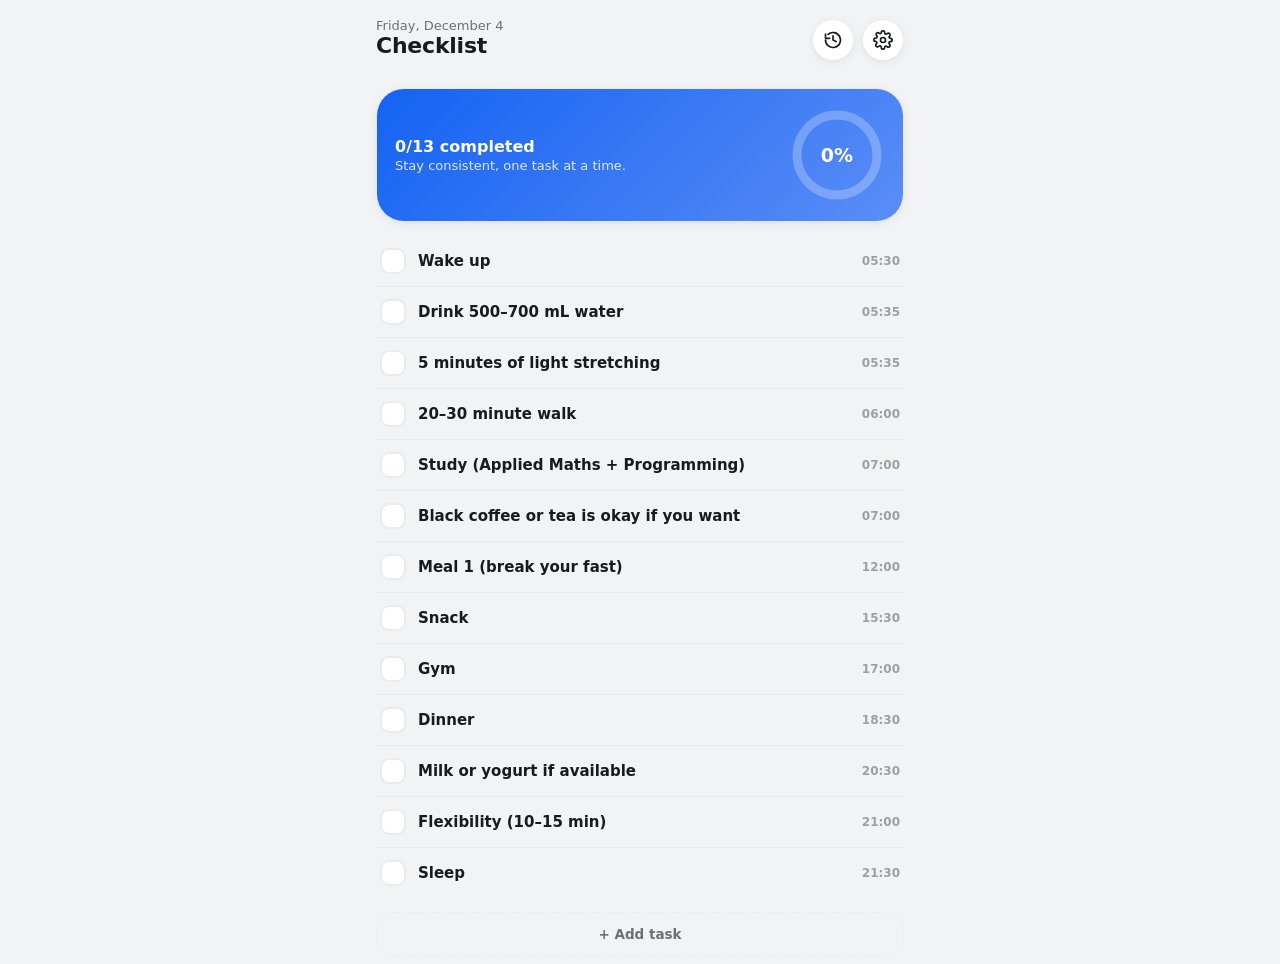
<file: checklist.html>
<!DOCTYPE html>
<html lang="en">
<head>
<meta charset="UTF-8">
<meta name="viewport" content="width=device-width, initial-scale=1, viewport-fit=cover">
<title>FITE — Checklist</title>
<meta name="theme-color" content="#1463F3">
<link rel="manifest" href="manifest.json">
<link rel="icon" href="assets/icons/icon-192.png">
<link rel="stylesheet" href="css/themes.css">
<link rel="stylesheet" href="css/shared.css">
<link rel="stylesheet" href="css/checklist.css">
</head>
<body>
<div id="pageBg" class="page-bg"></div>

<div class="topbar">
  <div class="topbar-title">
    <div class="sub" id="dateLabel">Today</div>
    <h1>Checklist</h1>
  </div>
  <div class="topbar-actions">
    <div class="icon-btn" id="historyBtn"></div>
    <div class="icon-btn" id="settingsBtn"></div>
  </div>
</div>

<div class="container">
  <div class="card progress-card row-between">
    <div>
      <div class="card-title" id="progressTitle">Loading…</div>
      <div class="card-sub" id="progressSub"></div>
    </div>
    <div class="ring-wrap">
      <svg width="96" height="96" viewBox="0 0 96 96">
        <circle class="ring-bg" cx="48" cy="48" r="40"></circle>
        <circle class="ring-fg" id="progressRing" cx="48" cy="48" r="40" stroke-dasharray="251" stroke-dashoffset="251"></circle>
      </svg>
      <div class="ring-label" id="progressPct">0%</div>
    </div>
  </div>

  <div id="checklistItems"></div>

  <div class="add-item-btn" id="addItemBtn"></div>
</div>

<div class="bottom-nav hidden" id="bottomNav"></div>

<!-- Add item sheet -->
<div class="overlay" id="addSheet">
  <div class="sheet">
    <div class="sheet-handle"></div>
    <div class="sheet-title">Add task</div>
    <label>Task</label>
    <input type="text" id="addLabel" placeholder="e.g. Read 10 pages">
    <label>Time (optional)</label>
    <input type="time" id="addTime">
    <button class="btn btn-block mt16" id="addSaveBtn">Add to today</button>
  </div>
</div>

<!-- History sheet -->
<div class="overlay" id="historySheet">
  <div class="sheet">
    <div class="sheet-handle"></div>
    <div class="sheet-title">History</div>
    <div id="historyList"></div>
  </div>
</div>

<!-- History day detail -->
<div class="overlay" id="historyDaySheet">
  <div class="sheet">
    <div class="sheet-handle"></div>
    <div class="sheet-title" id="historyDayTitle">Day</div>
    <div id="historyDayItems"></div>
  </div>
</div>

<!-- Settings sheet -->
<div class="overlay" id="settingsSheet">
  <div class="sheet">
    <div class="sheet-handle"></div>
    <div class="sheet-title">Checklist settings</div>
    <div class="card-sub mt8">Adjust the default times used to build today's checklist.</div>
    <div id="timeInputs"></div>
    <label>Page background</label>
    <input type="file" id="bgUploadInput" accept="image/*">
    <button class="btn btn-secondary btn-block mt12" id="bgResetBtn">Reset background</button>
    <button class="btn btn-block mt16" id="settingsSaveBtn">Save & rebuild today</button>
  </div>
</div>

<script src="js/db.js"></script>
<script src="js/app-shared.js"></script>
<script src="js/plan-data.js"></script>
<script src="js/checklist.js"></script>
</body>
</html>
</file>
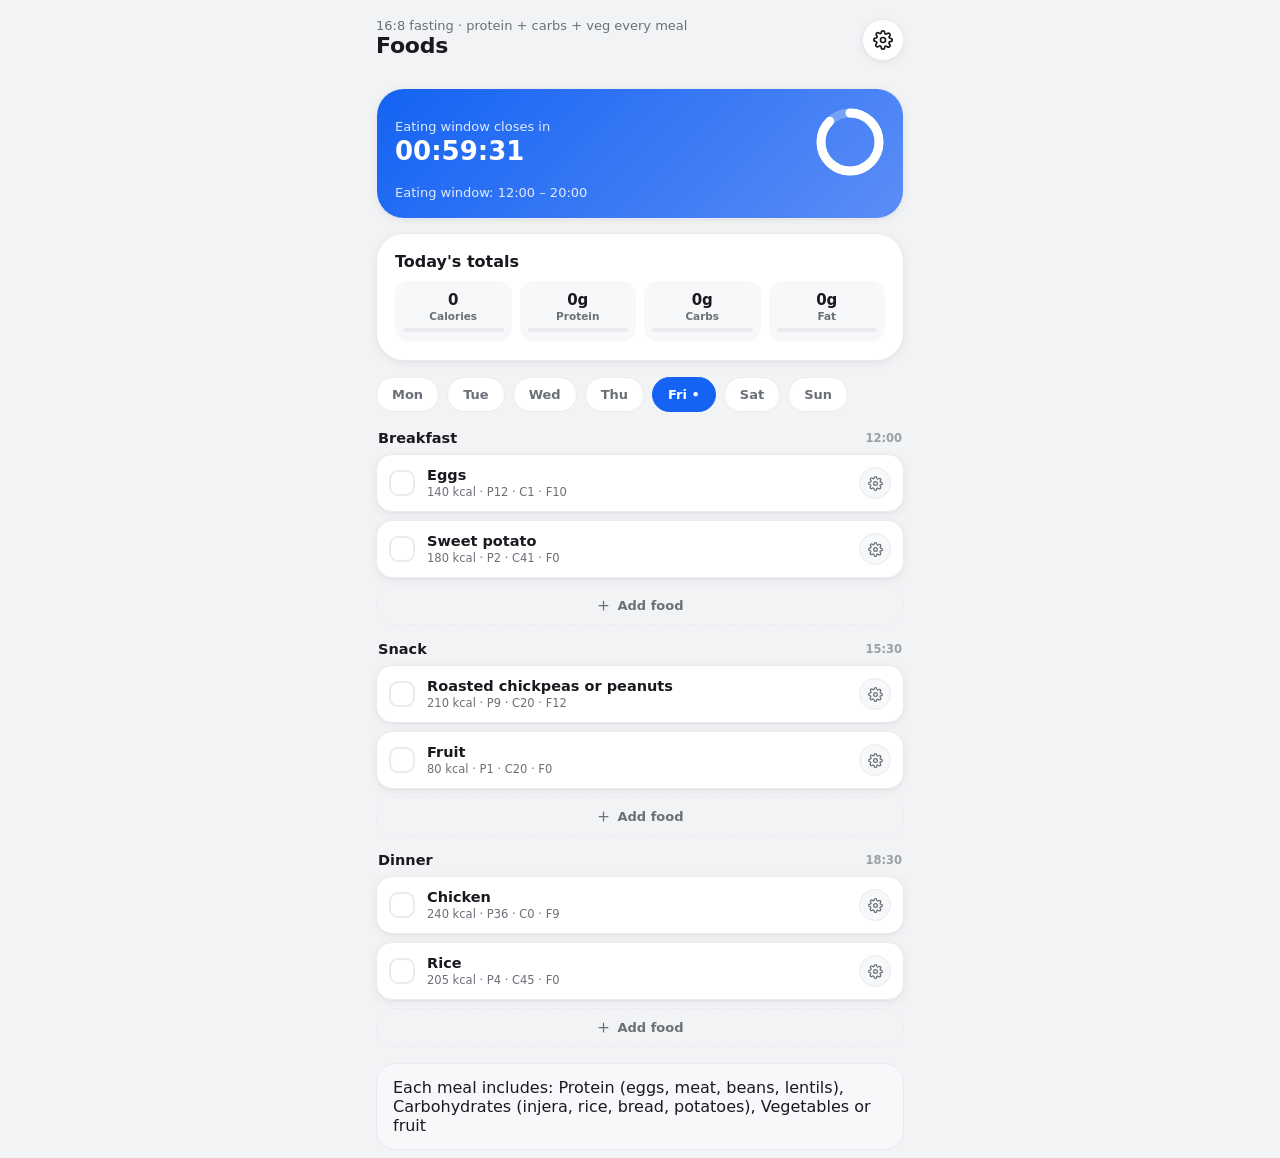
<file: foods.html>
<!DOCTYPE html>
<html lang="en">
<head>
<meta charset="UTF-8">
<meta name="viewport" content="width=device-width, initial-scale=1, viewport-fit=cover">
<title>FITE — Foods</title>
<meta name="theme-color" content="#1463F3">
<link rel="manifest" href="manifest.json">
<link rel="icon" href="assets/icons/icon-192.png">
<link rel="stylesheet" href="css/themes.css">
<link rel="stylesheet" href="css/shared.css">
<link rel="stylesheet" href="css/foods.css">
</head>
<body>
<div id="pageBg" class="page-bg"></div>

<div class="topbar">
  <div class="topbar-title">
    <div class="sub">16:8 fasting · protein + carbs + veg every meal</div>
    <h1>Foods</h1>
  </div>
  <div class="topbar-actions">
    <div class="icon-btn" id="settingsBtn"></div>
  </div>
</div>

<div class="container">

  <!-- Fasting timer -->
  <div class="card fasting-card">
    <div class="row-between">
      <div>
        <div class="card-sub" id="fastingState">Eating window</div>
        <div class="fasting-time" id="fastingCountdown">--:--:--</div>
      </div>
      <div class="ring-wrap" style="width:70px;height:70px;">
        <svg width="70" height="70" viewBox="0 0 70 70">
          <circle class="ring-bg" cx="35" cy="35" r="29"></circle>
          <circle class="ring-fg" id="fastRing" cx="35" cy="35" r="29" stroke-dasharray="182" stroke-dashoffset="182"></circle>
        </svg>
      </div>
    </div>
    <div class="card-sub mt8" id="fastingWindowLabel"></div>
  </div>

  <!-- Daily totals -->
  <div class="card">
    <div class="card-title">Today's totals</div>
    <div class="macro-row" id="macroTotals"></div>
  </div>

  <div class="day-chips" id="foodDayChips"></div>
  <div id="mealSections"></div>

  <div class="card-flat mt16" id="mealRuleCard"></div>

</div>

<div class="bottom-nav hidden" id="bottomNav"></div>

<!-- Edit food sheet -->
<div class="overlay" id="editSheet">
  <div class="sheet">
    <div class="sheet-handle"></div>
    <div class="sheet-title" id="editTitle">Edit food</div>
    <label>Name</label>
    <input type="text" id="editName">
    <div class="grid-2 mt12">
      <div><label>Calories</label><input type="number" id="editCal"></div>
      <div><label>Protein (g)</label><input type="number" id="editProtein"></div>
      <div><label>Carbs (g)</label><input type="number" id="editCarbs"></div>
      <div><label>Fat (g)</label><input type="number" id="editFat"></div>
    </div>
    <div class="row mt16" style="justify-content:space-between;">
      <button class="btn btn-danger btn-sm" id="editDeleteBtn">Delete</button>
      <button class="btn btn-sm" id="editSaveBtn">Save</button>
    </div>
  </div>
</div>

<!-- Add food sheet -->
<div class="overlay" id="addSheet">
  <div class="sheet">
    <div class="sheet-handle"></div>
    <div class="sheet-title">Add food item</div>
    <label>Meal</label>
    <select id="addMeal"><option value="breakfast">Breakfast</option><option value="snack">Snack</option><option value="dinner">Dinner</option></select>
    <label>Name</label>
    <input type="text" id="addName" placeholder="e.g. Avocado">
    <div class="grid-2 mt12">
      <div><label>Calories</label><input type="number" id="addCal" value="0"></div>
      <div><label>Protein (g)</label><input type="number" id="addProtein" value="0"></div>
      <div><label>Carbs (g)</label><input type="number" id="addCarbs" value="0"></div>
      <div><label>Fat (g)</label><input type="number" id="addFat" value="0"></div>
    </div>
    <button class="btn btn-block mt16" id="addSaveBtn">Add to day</button>
  </div>
</div>

<!-- Settings sheet -->
<div class="overlay" id="settingsSheet">
  <div class="sheet">
    <div class="sheet-handle"></div>
    <div class="sheet-title">Foods settings</div>
    <div class="grid-2">
      <div><label>Fasting starts</label><input type="time" id="fastStartInput"></div>
      <div><label>Fasting ends</label><input type="time" id="fastEndInput"></div>
    </div>
    <label>Notify at fasting start/end</label>
    <label class="row-between" style="cursor:pointer;">
      <span>Enable fasting alerts</span>
      <input type="checkbox" id="fastAlertToggle" style="width:auto;">
    </label>
    <div class="section-title" style="margin:16px 0 8px;">Macro goals</div>
    <div class="grid-2">
      <div><label>Calories</label><input type="number" id="goalCal"></div>
      <div><label>Protein (g)</label><input type="number" id="goalProtein"></div>
      <div><label>Carbs (g)</label><input type="number" id="goalCarbs"></div>
      <div><label>Fat (g)</label><input type="number" id="goalFat"></div>
    </div>
    <label>Page background</label>
    <input type="file" id="bgUploadInput" accept="image/*">
    <button class="btn btn-secondary btn-block mt12" id="bgResetBtn">Reset background</button>
    <button class="btn btn-block mt16" id="settingsSaveBtn">Save</button>
  </div>
</div>

<script src="js/db.js"></script>
<script src="js/app-shared.js"></script>
<script src="js/plan-data.js"></script>
<script src="js/foods.js"></script>
</body>
</html>
</file>
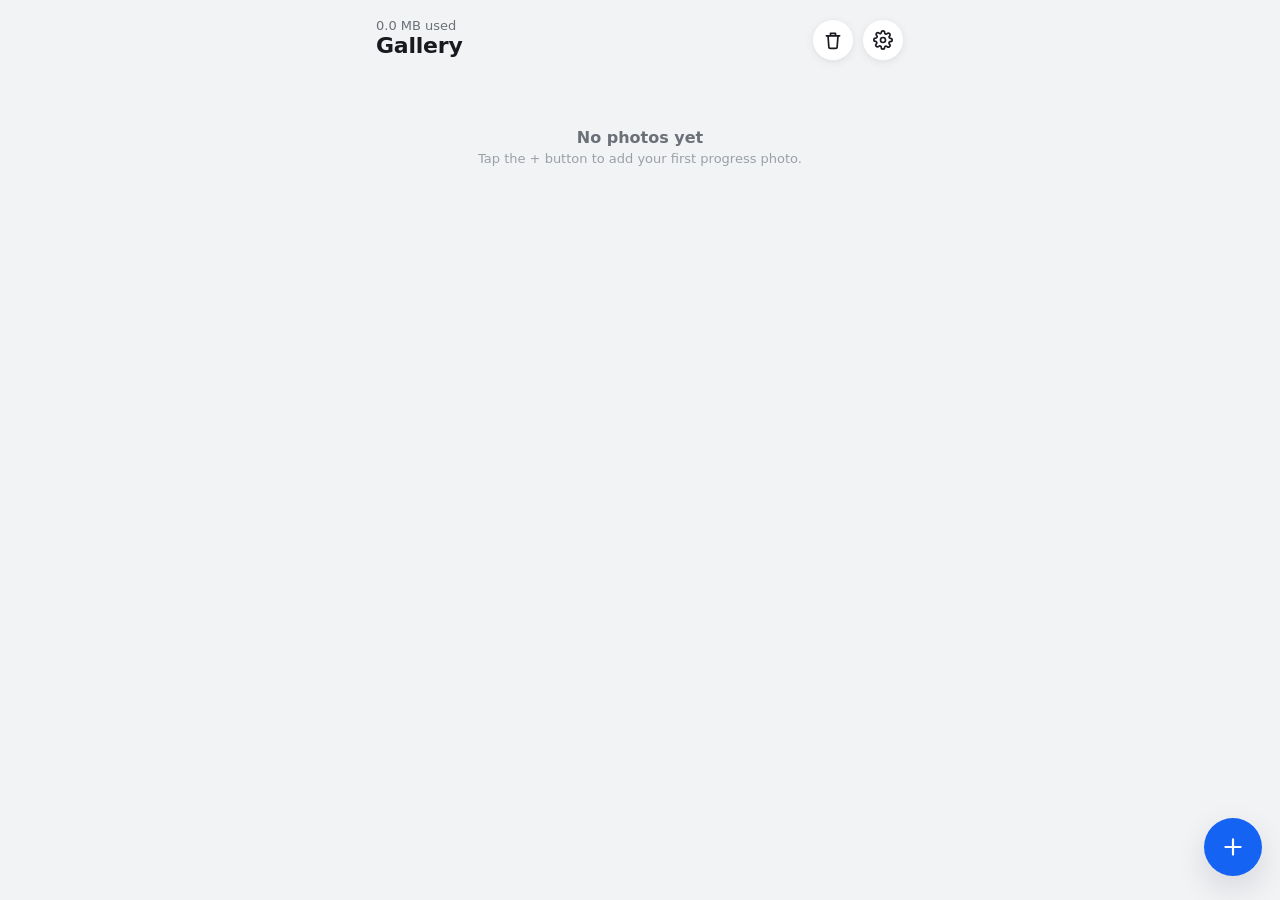
<file: gallery.html>
<!DOCTYPE html>
<html lang="en">
<head>
<meta charset="UTF-8">
<meta name="viewport" content="width=device-width, initial-scale=1, viewport-fit=cover">
<title>FITE — Gallery</title>
<meta name="theme-color" content="#1463F3">
<link rel="manifest" href="manifest.json">
<link rel="icon" href="assets/icons/icon-192.png">
<link rel="stylesheet" href="css/themes.css">
<link rel="stylesheet" href="css/shared.css">
<link rel="stylesheet" href="css/gallery.css">
</head>
<body>
<div id="pageBg" class="page-bg"></div>

<div class="topbar">
  <div class="topbar-title">
    <div class="sub" id="storageSub">Progress photos & videos</div>
    <h1>Gallery</h1>
  </div>
  <div class="topbar-actions">
    <div class="icon-btn" id="trashBtn"></div>
    <div class="icon-btn" id="settingsBtn"></div>
  </div>
</div>

<div class="container">
  <div id="galleryContent"></div>
</div>

<input type="file" id="fileInput" accept="image/*,video/*" multiple class="hidden">
<button class="fab" id="uploadFab"></button>

<div class="select-bar hidden" id="selectBar">
  <div id="selectCount">0 selected</div>
  <div class="row">
    <button class="btn btn-secondary btn-sm" id="compareBtn">Compare</button>
    <button class="btn btn-danger btn-sm" id="deleteSelBtn">Delete</button>
    <button class="btn btn-ghost btn-sm" id="cancelSelBtn">Cancel</button>
  </div>
</div>

<div class="bottom-nav hidden" id="bottomNav"></div>

<!-- Upload note sheet -->
<div class="overlay" id="uploadSheet">
  <div class="sheet">
    <div class="sheet-handle"></div>
    <div class="sheet-title">Add a note (optional)</div>
    <div id="uploadPreview" class="upload-preview"></div>
    <textarea id="uploadNote" rows="3" placeholder="e.g. Week 4 — feeling stronger"></textarea>
    <button class="btn btn-block mt16" id="uploadSaveBtn">Save to gallery</button>
  </div>
</div>

<!-- Viewer -->
<div class="overlay center" id="viewerSheet">
  <div class="sheet viewer-sheet">
    <div id="viewerMedia" class="viewer-media"></div>
    <div class="viewer-note" id="viewerNote"></div>
    <div class="row mt16" style="justify-content:center; gap:14px;">
      <button class="btn btn-secondary btn-sm" id="viewerInfoBtn">Info</button>
      <button class="btn btn-danger btn-sm" id="viewerDeleteBtn">Delete</button>
      <button class="btn btn-ghost btn-sm" id="viewerCloseBtn">Close</button>
    </div>
  </div>
</div>

<!-- Info sheet -->
<div class="overlay" id="infoSheet">
  <div class="sheet">
    <div class="sheet-handle"></div>
    <div class="sheet-title">Item info</div>
    <label>File name</label>
    <input type="text" id="infoName">
    <label>Note</label>
    <textarea id="infoNote" rows="3"></textarea>
    <div class="card-flat mt12" id="infoMeta"></div>
    <button class="btn btn-block mt16" id="infoSaveBtn">Save changes</button>
  </div>
</div>

<!-- Trash sheet -->
<div class="overlay" id="trashSheet">
  <div class="sheet">
    <div class="sheet-handle"></div>
    <div class="sheet-title">Trash</div>
    <div class="card-sub mt8" id="trashNote"></div>
    <div id="trashList" class="mt12"></div>
    <button class="btn btn-danger btn-block mt16" id="emptyTrashBtn">Empty trash</button>
  </div>
</div>

<!-- Compare view -->
<div class="overlay center" id="compareSheet">
  <div class="sheet">
    <div class="sheet-handle"></div>
    <div class="sheet-title">Compare</div>
    <div class="compare-grid" id="compareGrid"></div>
    <button class="btn btn-ghost btn-block mt16" id="compareCloseBtn">Close</button>
  </div>
</div>

<!-- Settings sheet -->
<div class="overlay" id="settingsSheet">
  <div class="sheet">
    <div class="sheet-handle"></div>
    <div class="sheet-title">Gallery settings</div>
    <label class="row-between" style="cursor:pointer;">
      <span>Group by day</span>
      <input type="checkbox" id="groupToggle" style="width:auto;">
    </label>
    <label>Auto-empty trash after (days)</label>
    <input type="number" id="trashDaysInput" min="1">
    <label>Page background</label>
    <input type="file" id="bgUploadInput" accept="image/*">
    <button class="btn btn-secondary btn-block mt12" id="bgResetBtn">Reset background</button>
    <button class="btn btn-block mt16" id="settingsSaveBtn">Save</button>
  </div>
</div>

<script src="js/db.js"></script>
<script src="js/app-shared.js"></script>
<script src="js/gallery.js"></script>
</body>
</html>
</file>
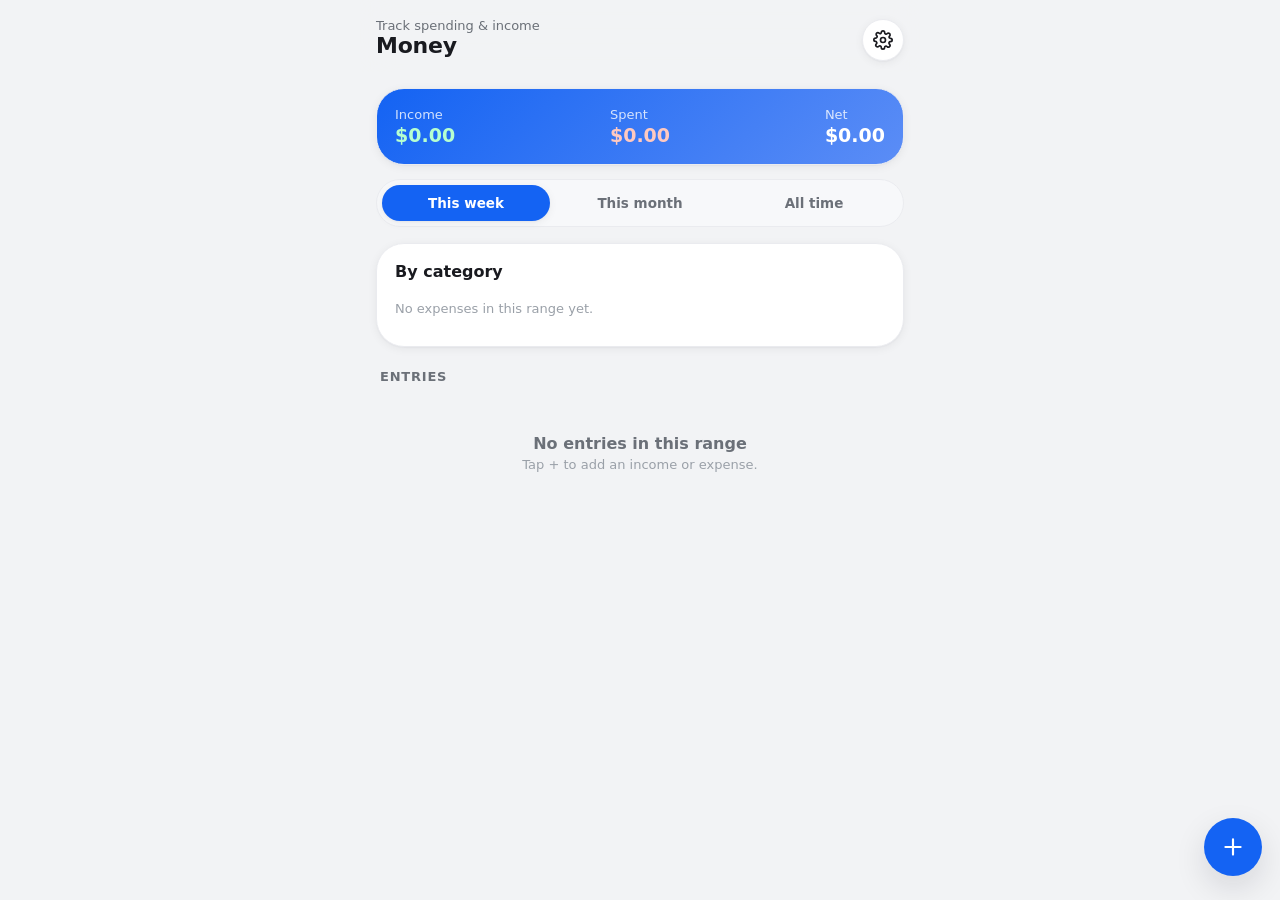
<file: moneytracker.html>
<!DOCTYPE html>
<html lang="en">
<head>
<meta charset="UTF-8">
<meta name="viewport" content="width=device-width, initial-scale=1, viewport-fit=cover">
<title>FITE — Money Tracker</title>
<meta name="theme-color" content="#1463F3">
<link rel="manifest" href="manifest.json">
<link rel="icon" href="assets/icons/icon-192.png">
<link rel="stylesheet" href="css/themes.css">
<link rel="stylesheet" href="css/shared.css">
<link rel="stylesheet" href="css/moneytracker.css">
</head>
<body>
<div id="pageBg" class="page-bg"></div>

<div class="topbar">
  <div class="topbar-title">
    <div class="sub">Track spending & income</div>
    <h1>Money</h1>
  </div>
  <div class="topbar-actions">
    <div class="icon-btn" id="settingsBtn"></div>
  </div>
</div>

<div class="container">

  <div class="card balance-card">
    <div class="bal-row">
      <div><div class="card-sub">Income</div><div class="bal-v income" id="totalIncome">0</div></div>
      <div><div class="card-sub">Spent</div><div class="bal-v expense" id="totalExpense">0</div></div>
      <div><div class="card-sub">Net</div><div class="bal-v" id="totalNet">0</div></div>
    </div>
  </div>

  <div class="tabs" id="rangeTabs">
    <div class="tab active" data-range="week">This week</div>
    <div class="tab" data-range="month">This month</div>
    <div class="tab" data-range="all">All time</div>
  </div>

  <div class="card">
    <div class="card-title">By category</div>
    <div id="chartHolder" class="chart-holder"></div>
  </div>

  <div class="section-title">Entries</div>
  <div id="entriesList"></div>

</div>

<button class="fab" id="addFab"></button>
<div class="bottom-nav hidden" id="bottomNav"></div>

<!-- Add entry sheet -->
<div class="overlay" id="addSheet">
  <div class="sheet">
    <div class="sheet-handle"></div>
    <div class="sheet-title">Add entry</div>
    <div class="tabs">
      <div class="tab active" data-type="expense">Expense</div>
      <div class="tab" data-type="income">Income</div>
    </div>
    <label>Amount</label>
    <input type="number" id="entryAmount" placeholder="0.00" inputmode="decimal">
    <label>Category</label>
    <input type="text" id="entryCategory" placeholder="e.g. Food, Gym, Transport">
    <label>Note (optional)</label>
    <input type="text" id="entryNote" placeholder="e.g. Chicken & rice">
    <label>Date</label>
    <input type="date" id="entryDate">
    <button class="btn btn-block mt16" id="entrySaveBtn">Save entry</button>
  </div>
</div>

<!-- Settings sheet -->
<div class="overlay" id="settingsSheet">
  <div class="sheet">
    <div class="sheet-handle"></div>
    <div class="sheet-title">Money tracker settings</div>
    <label>Currency symbol</label>
    <input type="text" id="currencyInput" maxlength="4">
    <label>Page background</label>
    <input type="file" id="bgUploadInput" accept="image/*">
    <button class="btn btn-secondary btn-block mt12" id="bgResetBtn">Reset background</button>
    <button class="btn btn-block mt16" id="settingsSaveBtn">Save</button>
  </div>
</div>

<script src="js/db.js"></script>
<script src="js/app-shared.js"></script>
<script src="js/moneytracker.js"></script>
</body>
</html>
</file>
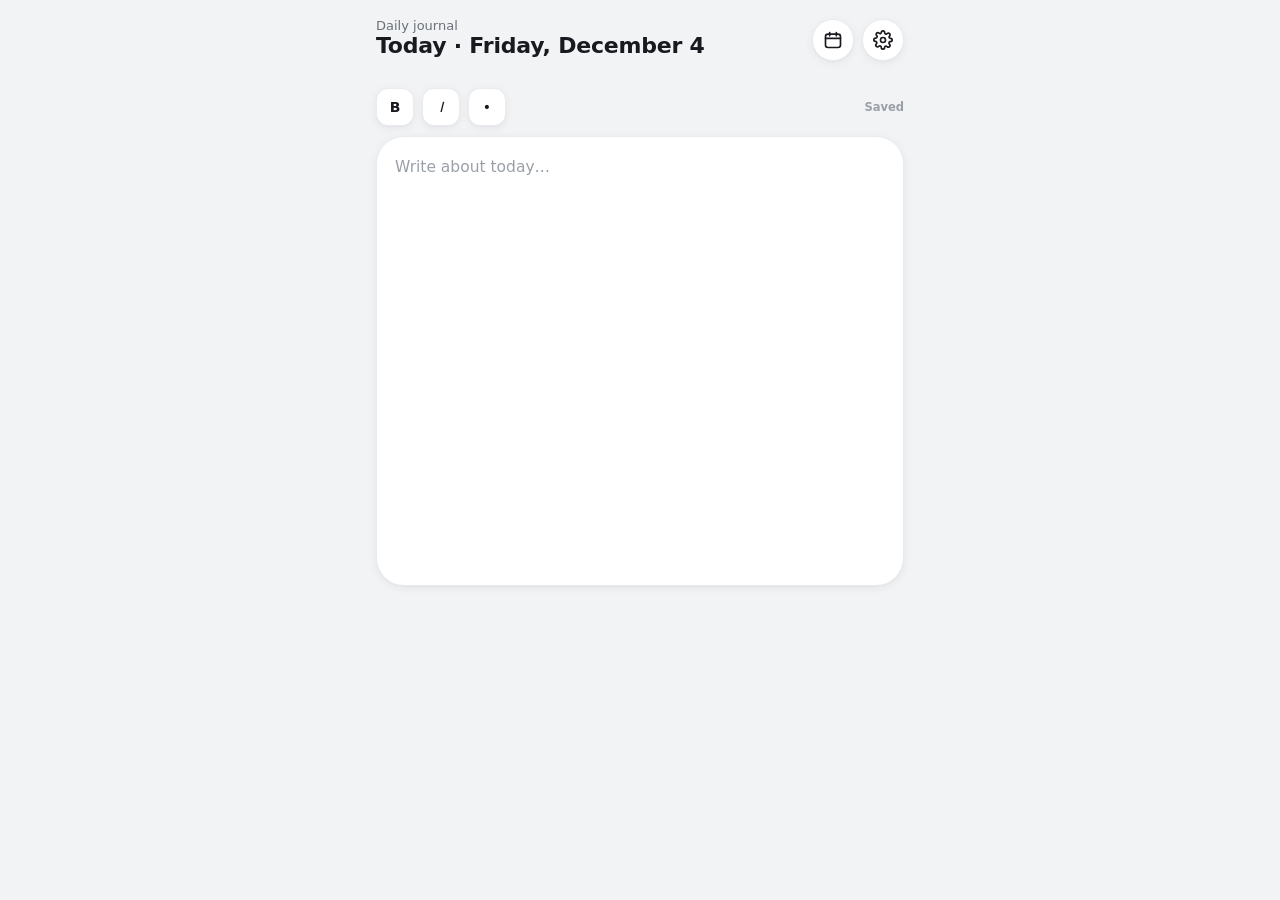
<file: notes.html>
<!DOCTYPE html>
<html lang="en">
<head>
<meta charset="UTF-8">
<meta name="viewport" content="width=device-width, initial-scale=1, viewport-fit=cover">
<title>FITE — Notes</title>
<meta name="theme-color" content="#1463F3">
<link rel="manifest" href="manifest.json">
<link rel="icon" href="assets/icons/icon-192.png">
<link rel="stylesheet" href="css/themes.css">
<link rel="stylesheet" href="css/shared.css">
<link rel="stylesheet" href="css/notes.css">
</head>
<body>
<div id="pageBg" class="page-bg"></div>

<div class="topbar">
  <div class="topbar-title">
    <div class="sub">Daily journal</div>
    <h1 id="noteDateHeading">Today</h1>
  </div>
  <div class="topbar-actions">
    <div class="icon-btn" id="calendarBtn"></div>
    <div class="icon-btn" id="settingsBtn"></div>
  </div>
</div>

<div class="container">
  <div class="toolbar">
    <button class="tb-btn" id="boldBtn"><b>B</b></button>
    <button class="tb-btn" id="italicBtn"><i>I</i></button>
    <button class="tb-btn" id="listBtn">•</button>
    <div class="stretch"></div>
    <div class="save-indicator" id="saveIndicator">Saved</div>
  </div>
  <div class="note-editor" id="noteEditor" contenteditable="true" data-placeholder="Write about today…"></div>
</div>

<div class="bottom-nav hidden" id="bottomNav"></div>

<!-- Calendar sheet -->
<div class="overlay" id="calendarSheet">
  <div class="sheet">
    <div class="sheet-handle"></div>
    <div class="sheet-title">Jump to a date</div>
    <input type="date" id="dateInput">
    <div id="notesWithContent" class="mt16"></div>
    <button class="btn btn-block mt16" id="goDateBtn">Open</button>
  </div>
</div>

<!-- Settings sheet -->
<div class="overlay" id="settingsSheet">
  <div class="sheet">
    <div class="sheet-handle"></div>
    <div class="sheet-title">Notes settings</div>
    <label>Page background</label>
    <input type="file" id="bgUploadInput" accept="image/*">
    <button class="btn btn-secondary btn-block mt12" id="bgResetBtn">Reset background</button>
  </div>
</div>

<script src="js/db.js"></script>
<script src="js/app-shared.js"></script>
<script src="js/notes.js"></script>
</body>
</html>
</file>
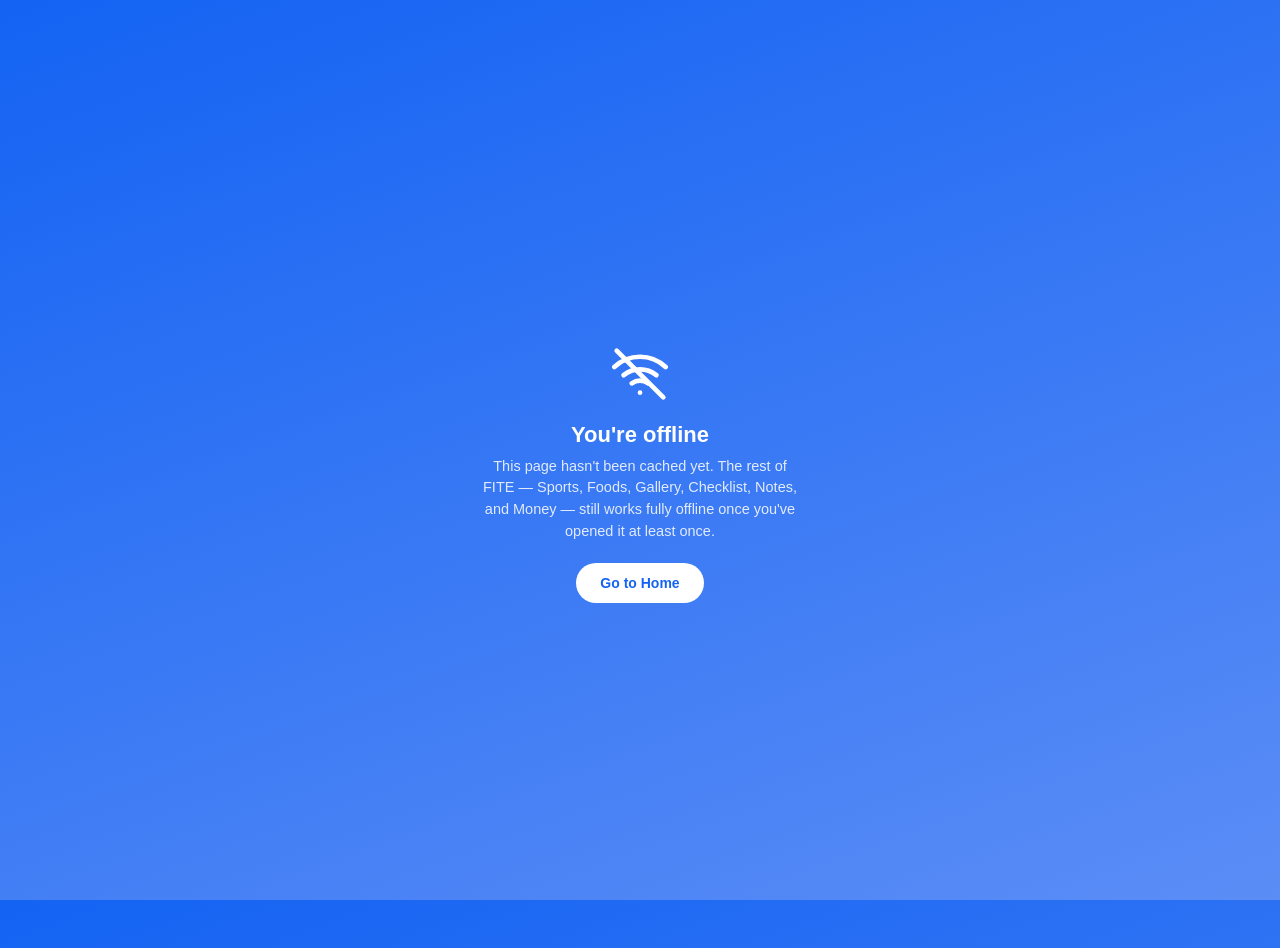
<file: offline.html>
<!DOCTYPE html>
<html lang="en">
<head>
<meta charset="UTF-8">
<meta name="viewport" content="width=device-width, initial-scale=1">
<title>FITE — Offline</title>
<meta name="theme-color" content="#1463F3">
<style>
  html,body{ height:100%; margin:0; font-family:-apple-system,"Segoe UI",Roboto,sans-serif; }
  body{ display:flex; align-items:center; justify-content:center; background:linear-gradient(160deg,#1463F3,#5B8DF6); color:#fff; text-align:center; padding:24px; }
  .box{ max-width:320px; }
  svg{ margin-bottom:16px; }
  h1{ font-size:22px; margin:0 0 8px; }
  p{ opacity:.85; font-size:14.5px; line-height:1.5; margin:0 0 20px; }
  button{ background:#fff; color:#1463F3; border:none; padding:12px 24px; border-radius:999px; font-weight:800; font-size:14px; cursor:pointer; }
</style>
</head>
<body>
  <div class="box">
    <svg width="56" height="56" viewBox="0 0 24 24" fill="none" stroke="white" stroke-width="2" stroke-linecap="round" stroke-linejoin="round"><path d="M1 9a16 16 0 0 1 22 0M5 12.5a11 11 0 0 1 14 0M8.5 16a6 6 0 0 1 7 0"/><path d="M12 20h.01"/><path d="M2 2l20 20"/></svg>
    <h1>You're offline</h1>
    <p>This page hasn't been cached yet. The rest of FITE — Sports, Foods, Gallery, Checklist, Notes, and Money — still works fully offline once you've opened it at least once.</p>
    <button onclick="location.href='index.html'">Go to Home</button>
  </div>
</body>
</html>
</file>
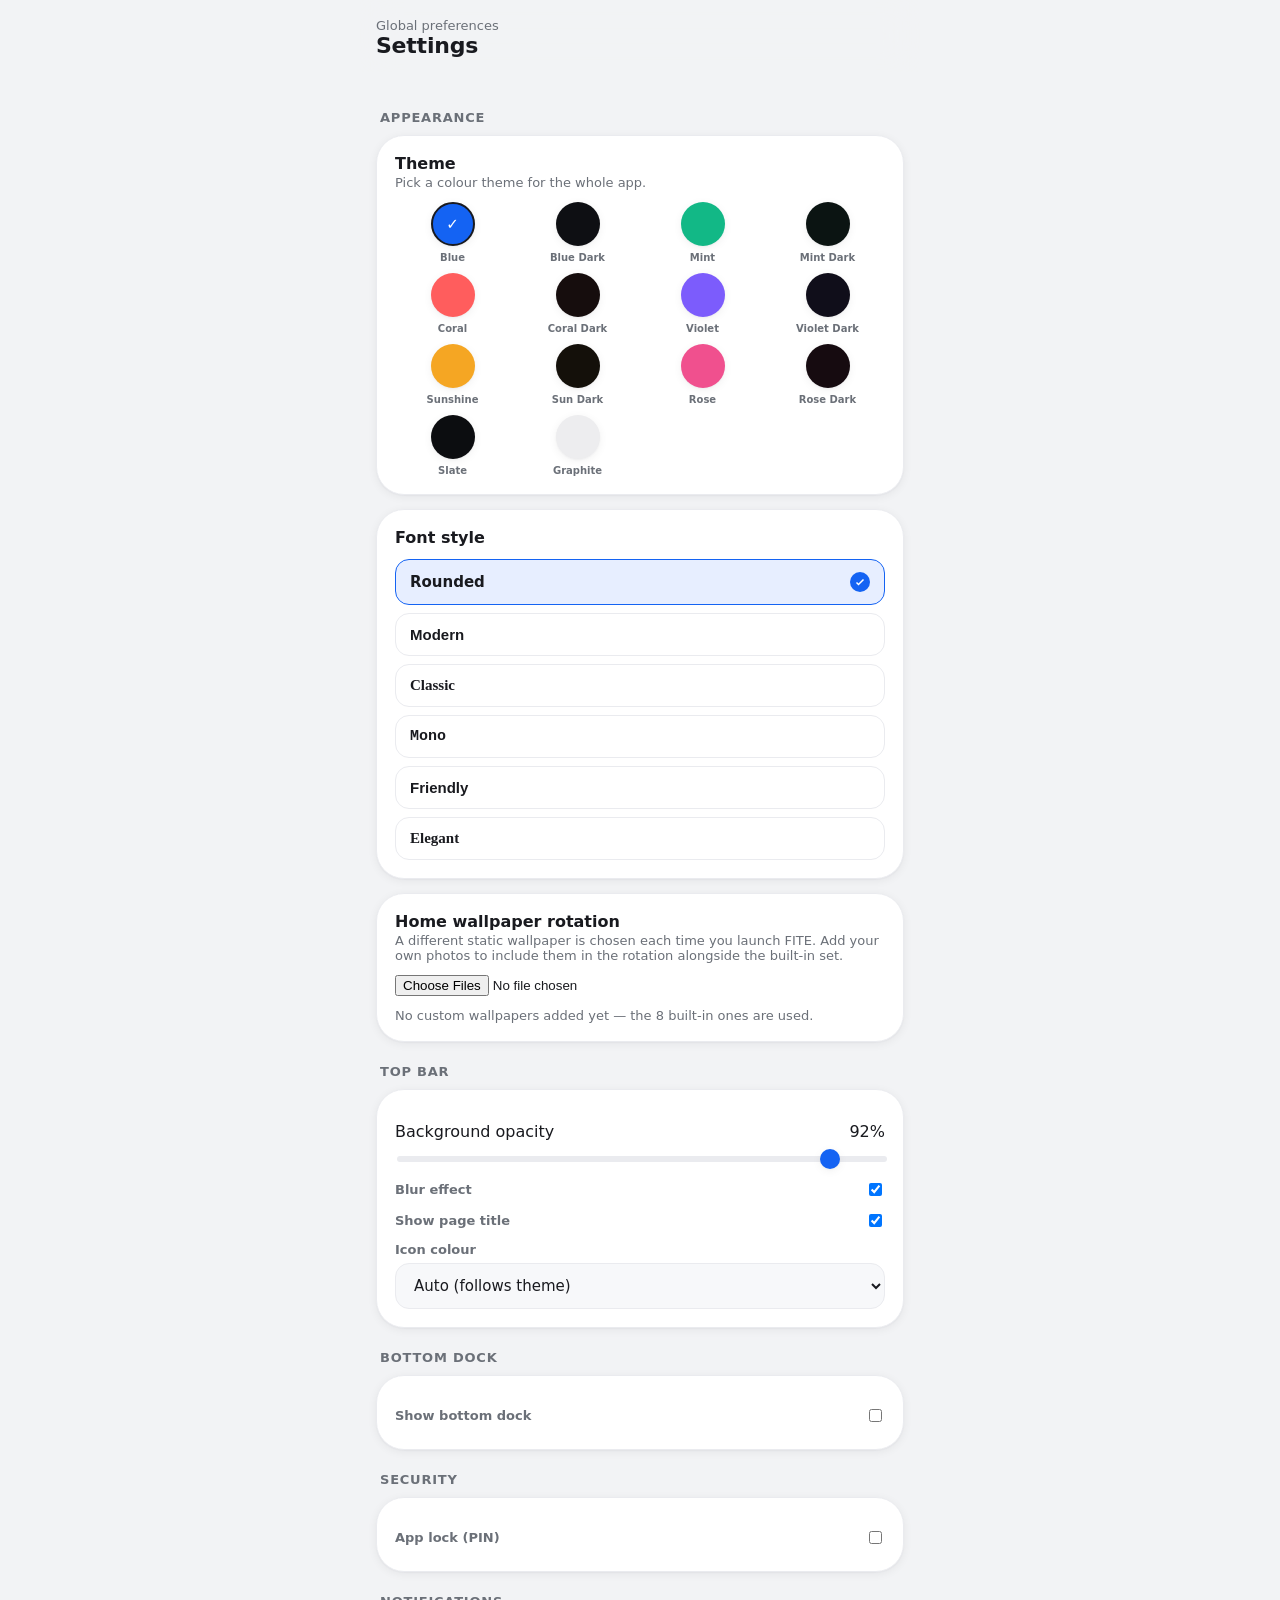
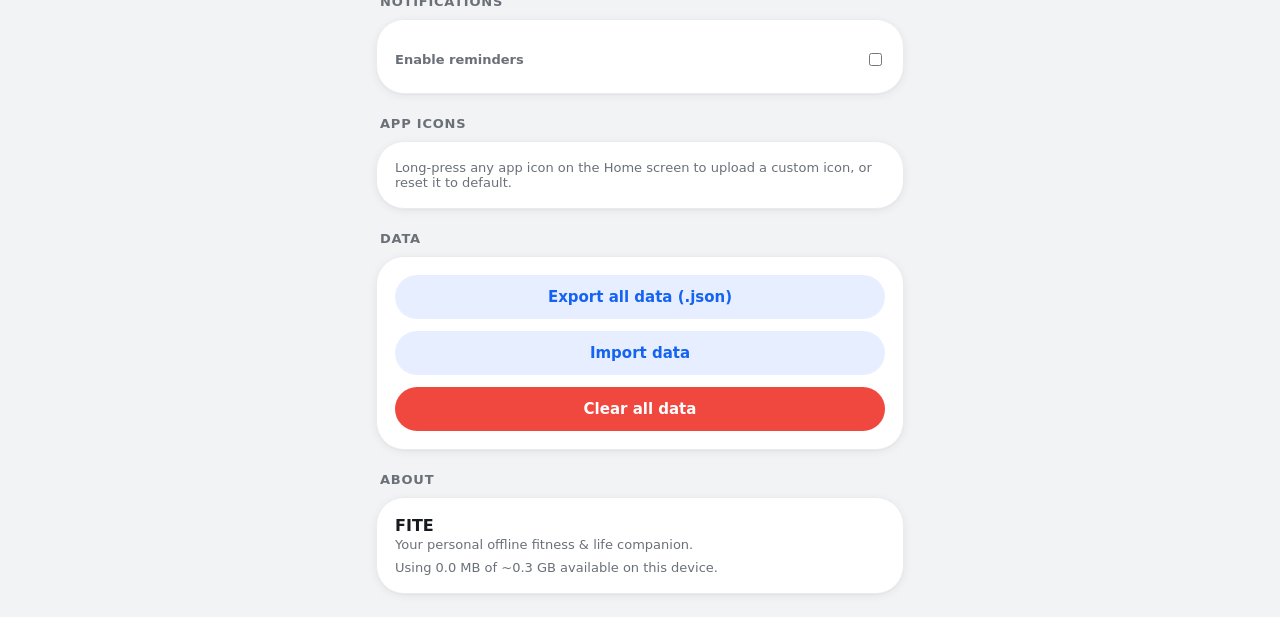
<file: settings.html>
<!DOCTYPE html>
<html lang="en">
<head>
<meta charset="UTF-8">
<meta name="viewport" content="width=device-width, initial-scale=1, viewport-fit=cover">
<title>FITE — Settings</title>
<meta name="theme-color" content="#1463F3">
<link rel="manifest" href="manifest.json">
<link rel="icon" href="assets/icons/icon-192.png">
<link rel="stylesheet" href="css/themes.css">
<link rel="stylesheet" href="css/shared.css">
<link rel="stylesheet" href="css/settings.css">
</head>
<body>
<div id="pageBg" class="page-bg"></div>

<div class="topbar">
  <div class="topbar-title">
    <div class="sub">Global preferences</div>
    <h1>Settings</h1>
  </div>
</div>

<div class="container">

  <div class="section-title">Appearance</div>
  <div class="card">
    <div class="card-title">Theme</div>
    <div class="card-sub">Pick a colour theme for the whole app.</div>
    <div class="theme-grid" id="themeGrid"></div>
  </div>

  <div class="card">
    <div class="card-title">Font style</div>
    <div class="font-grid" id="fontGrid"></div>
  </div>

  <div class="card">
    <div class="card-title">Home wallpaper rotation</div>
    <div class="card-sub">A different static wallpaper is chosen each time you launch FITE. Add your own photos to include them in the rotation alongside the built-in set.</div>
    <input type="file" id="homeWallpaperInput" accept="image/*" multiple class="mt12">
    <div id="customWallpaperList" class="mt12"></div>
  </div>

  <div class="section-title">Top bar</div>
  <div class="card">
    <div class="slider-row">
      <div class="row-between"><span>Background opacity</span><span id="topOpacityVal">92%</span></div>
      <input type="range" id="topOpacitySlider" min="0" max="100" step="5">
    </div>
    <label class="row-between" style="cursor:pointer;">
      <span>Blur effect</span>
      <input type="checkbox" id="topBlurToggle" style="width:auto;">
    </label>
    <label class="row-between mt12" style="cursor:pointer;">
      <span>Show page title</span>
      <input type="checkbox" id="topShowTitleToggle" style="width:auto;">
    </label>
    <label class="mt12">Icon colour</label>
    <select id="topIconColorSelect">
      <option value="auto">Auto (follows theme)</option>
      <option value="#1a1a1a">Dark grey</option>
      <option value="#ffffff">White</option>
      <option value="#1463F3">Accent blue</option>
    </select>
  </div>

  <div class="section-title">Bottom dock</div>
  <div class="card">
    <label class="row-between" style="cursor:pointer;">
      <span>Show bottom dock</span>
      <input type="checkbox" id="navToggle" style="width:auto;">
    </label>
    <div id="navOptions" class="hidden mt12">
      <div class="slider-row">
        <div class="row-between"><span>Transparency</span><span id="navOpacityVal">92%</span></div>
        <input type="range" id="navOpacitySlider" min="0" max="100" step="5">
      </div>
      <label class="row-between" style="cursor:pointer;">
        <span>Blur effect</span>
        <input type="checkbox" id="navBlurToggle" style="width:auto;">
      </label>
      <div class="card-sub mt12">Drag to reorder, tap "Add" on the dock to add a shortcut, or manage everything here:</div>
      <div id="dockManageList" class="mt12"></div>
      <button class="btn btn-secondary btn-block mt12" id="dockAddMoreBtn">Add a shortcut</button>
    </div>
  </div>

  <div class="section-title">Security</div>
  <div class="card">
    <label class="row-between" style="cursor:pointer;">
      <span>App lock (PIN)</span>
      <input type="checkbox" id="lockToggle" style="width:auto;">
    </label>
    <div id="lockOptions" class="hidden mt12">
      <label>Set 4-digit PIN</label>
      <input type="text" id="pinInput" maxlength="4" inputmode="numeric" placeholder="••••">
      <label>Lock after inactivity of</label>
      <select id="timeoutSelect">
        <option value="1s">1 second</option>
        <option value="1min">1 minute</option>
        <option value="30min">30 minutes</option>
        <option value="1hr">1 hour</option>
      </select>
      <label class="row-between mt12" style="cursor:pointer;">
        <span>Use fingerprint / Face unlock when available</span>
        <input type="checkbox" id="fingerprintToggle" style="width:auto;">
      </label>
      <div class="card-sub mt8" id="fingerprintSupport"></div>
    </div>
  </div>

  <div class="section-title">Notifications</div>
  <div class="card">
    <label class="row-between" style="cursor:pointer;">
      <span>Enable reminders</span>
      <input type="checkbox" id="notifToggle" style="width:auto;">
    </label>
    <div id="notifOptions" class="hidden mt12">
      <label class="row-between" style="cursor:pointer;"><span>Meal windows</span><input type="checkbox" id="notifMeals" style="width:auto;"></label>
      <label class="row-between" style="cursor:pointer;"><span>Workout time</span><input type="checkbox" id="notifWorkouts" style="width:auto;"></label>
      <label class="row-between" style="cursor:pointer;"><span>Nightly flexibility</span><input type="checkbox" id="notifFlex" style="width:auto;"></label>
      <div class="card-sub mt12" id="notifPermState"></div>
    </div>
  </div>

  <div class="section-title">App icons</div>
  <div class="card">
    <div class="card-sub">Long-press any app icon on the Home screen to upload a custom icon, or reset it to default.</div>
  </div>

  <div class="section-title">Data</div>
  <div class="card">
    <button class="btn btn-secondary btn-block" id="exportBtn">Export all data (.json)</button>
    <input type="file" id="importInput" accept="application/json" class="hidden">
    <button class="btn btn-secondary btn-block mt12" id="importBtn">Import data</button>
    <button class="btn btn-danger btn-block mt12" id="clearBtn">Clear all data</button>
  </div>

  <div class="section-title">About</div>
  <div class="card">
    <div class="card-title">FITE</div>
    <div class="card-sub">Your personal offline fitness & life companion.</div>
    <div class="card-sub mt8" id="storageInfo"></div>
  </div>

</div>

<div class="bottom-nav hidden" id="bottomNav"></div>

<script src="js/db.js"></script>
<script src="js/app-shared.js"></script>
<script src="js/settings.js"></script>
</body>
</html>
</file>
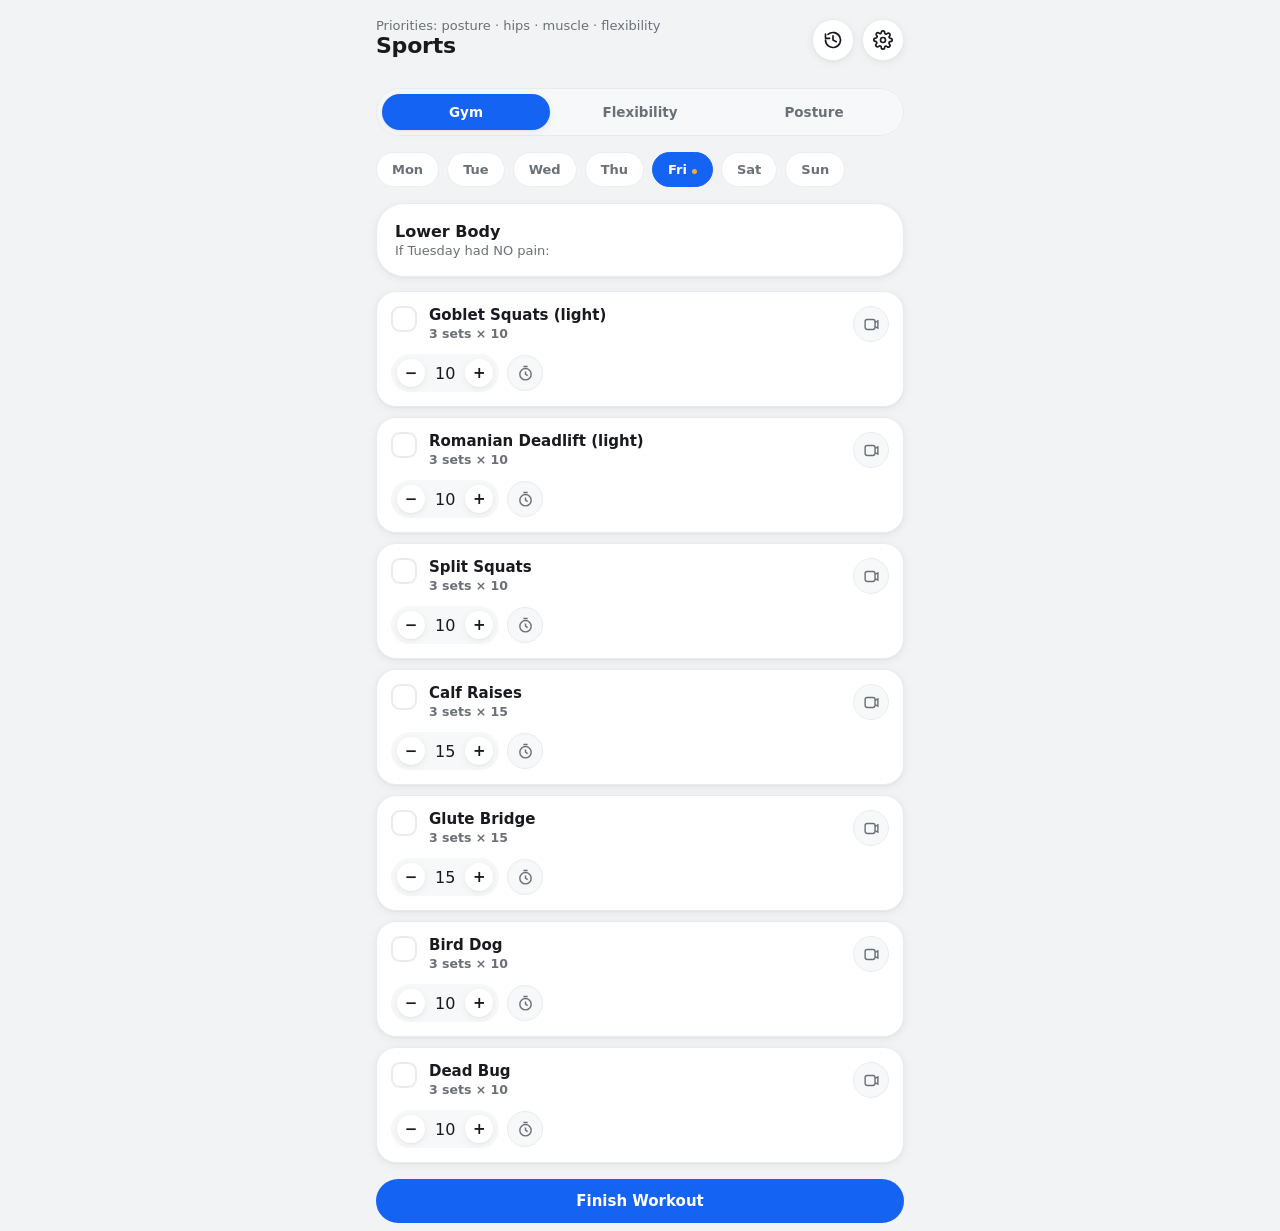
<file: sports.html>
<!DOCTYPE html>
<html lang="en">
<head>
<meta charset="UTF-8">
<meta name="viewport" content="width=device-width, initial-scale=1, viewport-fit=cover">
<title>FITE — Sports</title>
<meta name="theme-color" content="#1463F3">
<link rel="manifest" href="manifest.json">
<link rel="icon" href="assets/icons/icon-192.png">
<link rel="stylesheet" href="css/themes.css">
<link rel="stylesheet" href="css/shared.css">
<link rel="stylesheet" href="css/sports.css">
</head>
<body>
<div id="pageBg" class="page-bg"></div>

<div class="topbar">
  <div class="topbar-title">
    <div class="sub">Priorities: posture · hips · muscle · flexibility</div>
    <h1>Sports</h1>
  </div>
  <div class="topbar-actions">
    <div class="icon-btn" id="historyBtn"></div>
    <div class="icon-btn" id="settingsBtn"></div>
  </div>
</div>

<div class="container">

  <div class="tabs" id="mainTabs">
    <div class="tab active" data-tab="gym">Gym</div>
    <div class="tab" data-tab="flex">Flexibility</div>
    <div class="tab" data-tab="posture">Posture</div>
  </div>

  <!-- GYM TAB -->
  <div id="tab-gym" class="tab-panel">
    <div class="day-chips" id="dayChips"></div>
    <div class="card" id="dayNote" style="display:none;"></div>
    <div id="exerciseList"></div>
    <button class="btn btn-block mt16" id="finishBtn">Finish Workout</button>
  </div>

  <!-- FLEX TAB -->
  <div id="tab-flex" class="tab-panel hidden">
    <div class="card">
      <div class="card-title">Flexibility (Every Night)</div>
      <div class="card-sub" id="flexDuration"></div>
    </div>
    <div id="flexList"></div>
    <div class="card-flat mt16" id="flexNote"></div>
  </div>

  <!-- POSTURE TAB -->
  <div id="tab-posture" class="tab-panel hidden">
    <div class="card">
      <div class="card-title">Posture Exercises</div>
      <div class="card-sub" id="postureNote"></div>
    </div>
    <div id="postureList"></div>
  </div>

</div>

<div class="bottom-nav hidden" id="bottomNav"></div>

<!-- Rest timer bar -->
<div class="rest-bar hidden" id="restBar">
  <div class="rest-time" id="restTime">01:30</div>
  <div class="rest-label">Rest</div>
  <div class="rest-actions">
    <button class="icon-btn sm" id="restMinus"></button>
    <button class="icon-btn sm" id="restPlay"></button>
    <button class="icon-btn sm" id="restPlus"></button>
    <button class="icon-btn sm" id="restClose"></button>
  </div>
</div>

<!-- Video sheet -->
<div class="overlay" id="videoSheet">
  <div class="sheet">
    <div class="sheet-handle"></div>
    <div class="sheet-title" id="videoTitle">Exercise</div>
    <div id="videoBody"></div>
    <div class="mt12">
      <label>YouTube URL</label>
      <input type="text" id="videoUrlInput" placeholder="https://www.youtube.com/watch?v=...">
      <button class="btn btn-secondary btn-block mt12" id="videoSaveBtn">Save link</button>
    </div>
    <button class="btn btn-ghost btn-block mt12" id="videoCloseBtn">Close</button>
  </div>
</div>

<!-- History sheet -->
<div class="overlay" id="historySheet">
  <div class="sheet">
    <div class="sheet-handle"></div>
    <div class="sheet-title">Workout history</div>
    <div id="historyList"></div>
  </div>
</div>

<!-- Settings sheet -->
<div class="overlay" id="settingsSheet">
  <div class="sheet">
    <div class="sheet-handle"></div>
    <div class="sheet-title">Sports settings</div>
    <label>Default rest timer (seconds)</label>
    <input type="number" id="restDefaultInput" min="10" step="5">
    <label class="row-between" style="cursor:pointer;">
      <span>Remind me at gym time (17:00)</span>
      <input type="checkbox" id="gymReminderToggle" style="width:auto;">
    </label>
    <label>Page background</label>
    <input type="file" id="bgUploadInput" accept="image/*">
    <button class="btn btn-secondary btn-block mt12" id="bgResetBtn">Reset background</button>
    <button class="btn btn-block mt16" id="settingsSaveBtn">Save</button>
  </div>
</div>

<script src="js/db.js"></script>
<script src="js/app-shared.js"></script>
<script src="js/plan-data.js"></script>
<script src="js/sports.js"></script>
</body>
</html>
</file>
<file: css/themes.css>
/* ==========================================================================
   FITE — Theme definitions
   12 predefined themes (light/dark accent pairs), Samsung One UI inspired.
   Applied via [data-theme] attribute on <html>.
   ========================================================================== */

:root{
  /* Fallback (oneui-blue) */
  --bg:#F2F3F5;
  --bg-elevated:#FFFFFF;
  --surface:#FFFFFF;
  --surface-alt:#F7F8FA;
  --text:#191A1F;
  --text-soft:#6B7078;
  --text-faint:#9AA0A8;
  --accent:#1463F3;
  --accent-2:#5B8DF6;
  --accent-soft:#E7EEFF;
  --border:#EAEBEF;
  --danger:#F0473E;
  --success:#2CB67D;
  --warning:#F2A93B;
  --shadow: 0 2px 10px rgba(20,20,30,0.06), 0 1px 2px rgba(20,20,30,0.04);
  --shadow-lg: 0 12px 32px rgba(20,20,30,0.12);
  --radius-sm:14px;
  --radius-md:20px;
  --radius-lg:28px;
  --radius-pill:999px;
  --scheme: light;
}

[data-theme="oneui-blue"]{ --accent:#1463F3; --accent-2:#5B8DF6; --accent-soft:#E7EEFF; }

[data-theme="oneui-blue-dark"]{
  --bg:#0E0F13; --bg-elevated:#17181D; --surface:#17181D; --surface-alt:#1F2026;
  --text:#F2F3F5; --text-soft:#A8ADB6; --text-faint:#6B7078;
  --accent:#4C87FF; --accent-2:#7CA6FF; --accent-soft:#1B2A4A;
  --border:#2A2C33; --scheme: dark;
  --shadow: 0 2px 10px rgba(0,0,0,0.35); --shadow-lg: 0 16px 40px rgba(0,0,0,0.5);
}

[data-theme="mint"]{ --accent:#12B886; --accent-2:#4FD6AC; --accent-soft:#E1F8F0; }
[data-theme="mint-dark"]{
  --bg:#0B1412; --bg-elevated:#131F1B; --surface:#131F1B; --surface-alt:#182722;
  --text:#EFFDF7; --text-soft:#9FC9BB; --text-faint:#5F8477;
  --accent:#26D6A0; --accent-2:#6BE8C2; --accent-soft:#123329;
  --border:#1E332C; --scheme: dark;
}

[data-theme="coral"]{ --accent:#FF5D5D; --accent-2:#FF8B7A; --accent-soft:#FFE7E3; }
[data-theme="coral-dark"]{
  --bg:#160D0D; --bg-elevated:#201313; --surface:#201313; --surface-alt:#2A1717;
  --text:#FFF1EE; --text-soft:#D9A8A0; --text-faint:#8A5F58;
  --accent:#FF6B5C; --accent-2:#FF9587; --accent-soft:#3A1A17;
  --border:#331A18; --scheme: dark;
}

[data-theme="violet"]{ --accent:#7C5CFC; --accent-2:#A48CFF; --accent-soft:#ECE6FF; }
[data-theme="violet-dark"]{
  --bg:#100E1A; --bg-elevated:#191526; --surface:#191526; --surface-alt:#211B33;
  --text:#F2EEFF; --text-soft:#B3A8D9; --text-faint:#6E6389;
  --accent:#9D82FF; --accent-2:#BBA6FF; --accent-soft:#251C42;
  --border:#241E38; --scheme: dark;
}

[data-theme="sunshine"]{ --accent:#F5A623; --accent-2:#FFC65C; --accent-soft:#FFF3DC; }
[data-theme="sunshine-dark"]{
  --bg:#14100A; --bg-elevated:#1E1811; --surface:#1E1811; --surface-alt:#271F16;
  --text:#FFF7E9; --text-soft:#D9C29E; --text-faint:#8A7659;
  --accent:#FFB84D; --accent-2:#FFD08A; --accent-soft:#332510;
  --border:#2C2317; --scheme: dark;
}

[data-theme="rose"]{ --accent:#F0508E; --accent-2:#FF8AB6; --accent-soft:#FFE6F0; }
[data-theme="rose-dark"]{
  --bg:#160B10; --bg-elevated:#201319; --surface:#201319; --surface-alt:#2A1621;
  --text:#FFEDF5; --text-soft:#D9A3BF; --text-faint:#8A5B74;
  --accent:#FF6BA5; --accent-2:#FF9AC4; --accent-soft:#3A1626;
  --border:#331723; --scheme: dark;
}

[data-theme="slate"]{
  --bg:#0C0D10; --bg-elevated:#16171B; --surface:#16171B; --surface-alt:#1E1F24;
  --text:#EDEEF0; --text-soft:#9CA0A8; --text-faint:#5C606A;
  --accent:#7FA8FF; --accent-2:#A6C2FF; --accent-soft:#1C2740;
  --border:#25262C; --scheme: dark;
}

[data-theme="graphite-light"]{
  --bg:#EDEDEF; --bg-elevated:#FFFFFF; --surface:#FFFFFF; --surface-alt:#F5F5F7;
  --text:#1B1C1F; --text-soft:#68696E; --text-faint:#9C9DA1;
  --accent:#3A3D46; --accent-2:#6A6D77; --accent-soft:#E4E4E7;
  --border:#E3E3E6; --scheme: light;
}

/* Fonts */
[data-font="rounded"]{ --font-main: ui-rounded, "SF Pro Rounded", "Segoe UI", system-ui, sans-serif; }
[data-font="modern"]{ --font-main: -apple-system, "Segoe UI", Roboto, system-ui, sans-serif; }
[data-font="classic"]{ --font-main: Georgia, "Times New Roman", serif; }
[data-font="mono"]{ --font-main: "SFMono-Regular", Consolas, "Liberation Mono", Menlo, monospace; }
[data-font="friendly"]{ --font-main: "Trebuchet MS", "Comic Sans MS", sans-serif; }
[data-font="elegant"]{ --font-main: "Palatino Linotype", Palatino, "Book Antiqua", serif; }
</file>
<file: css/shared.css>
/* ==========================================================================
   FITE — Shared base styles (One UI inspired)
   ========================================================================== */

*,*::before,*::after{ box-sizing:border-box; }
html,body{ height:100%; }
body{
  margin:0;
  font-family: var(--font-main, -apple-system, "Segoe UI", Roboto, sans-serif);
  background:var(--bg);
  color:var(--text);
  -webkit-font-smoothing:antialiased;
  transition:background .25s ease, color .25s ease;
  padding-bottom: 24px;
}
body.has-nav{ padding-bottom: 92px; }
img{ max-width:100%; display:block; }
button{ font-family:inherit; }
a{ color:inherit; text-decoration:none; }
::selection{ background:var(--accent-soft); color:var(--accent); }

h1,h2,h3,h4{ margin:0 0 4px; letter-spacing:-0.01em; }
p{ margin:0; }

.container{ max-width:560px; margin:0 auto; padding:16px 16px 8px; }

/* ---------- Top bar ---------- */
.topbar{
  position:sticky; top:0; z-index:20;
  display:flex; align-items:center; justify-content:space-between;
  padding:18px 16px 10px;
  max-width:560px; margin:0 auto;
}
.topbar::before{
  content:''; position:absolute; inset:0; z-index:-1;
  background:var(--bg);
  opacity:var(--topbar-opacity, 0);
  backdrop-filter:blur(var(--topbar-blur, 0px));
  -webkit-backdrop-filter:blur(var(--topbar-blur, 0px));
}
.topbar h1{ font-size:22px; font-weight:800; }
.topbar .sub{ font-size:13px; color:var(--text-soft); font-weight:500; }
body.hide-topbar-title .topbar-title{ visibility:hidden; }
.icon-btn{
  width:42px; height:42px; border-radius:50%;
  display:flex; align-items:center; justify-content:center;
  background:var(--surface); border:1px solid var(--border);
  box-shadow:var(--shadow); cursor:pointer; color:var(--icon-color, var(--text));
  transition:transform .15s ease, background .15s ease;
}
.icon-btn:active{ transform:scale(0.92); }
.icon-btn svg{ width:20px; height:20px; }
.topbar-actions{ display:flex; gap:8px; }

/* ---------- Cards ---------- */
.card{
  background:var(--surface);
  border-radius:var(--radius-lg);
  padding:18px;
  box-shadow:var(--shadow);
  border:1px solid var(--border);
  margin-bottom:14px;
}
.card-flat{
  background:var(--surface-alt);
  border-radius:var(--radius-md);
  padding:14px 16px;
  border:1px solid var(--border);
}
.card-title{ font-size:16px; font-weight:800; margin-bottom:2px; }
.card-sub{ font-size:13px; color:var(--text-soft); }

.section-title{
  font-size:13px; font-weight:800; text-transform:uppercase; letter-spacing:.06em;
  color:var(--text-soft); margin:22px 4px 10px;
}

/* ---------- Buttons ---------- */
.btn{
  display:inline-flex; align-items:center; justify-content:center; gap:8px;
  border:none; border-radius:var(--radius-pill);
  padding:13px 22px; font-weight:700; font-size:15px;
  cursor:pointer; transition:transform .15s ease, opacity .15s ease;
  background:var(--accent); color:#fff;
}
.btn:active{ transform:scale(0.96); }
.btn-secondary{ background:var(--accent-soft); color:var(--accent); }
.btn-ghost{ background:transparent; color:var(--text-soft); border:1px solid var(--border); }
.btn-danger{ background:var(--danger); color:#fff; }
.btn-block{ width:100%; }
.btn-sm{ padding:8px 16px; font-size:13px; }
.btn:disabled{ opacity:.45; cursor:not-allowed; }

.fab{
  position:fixed; right:18px; bottom:24px; z-index:30;
  width:58px; height:58px; border-radius:50%;
  background:var(--accent); color:#fff; border:none;
  box-shadow:var(--shadow-lg); display:flex; align-items:center; justify-content:center;
  cursor:pointer; transition:transform .15s ease;
}
.fab:active{ transform:scale(0.9); }
body.has-nav .fab{ bottom:104px; }

/* ---------- Form elements ---------- */
input[type="text"], input[type="number"], input[type="password"],
input[type="date"], input[type="time"], textarea, select{
  width:100%; padding:12px 14px; border-radius:var(--radius-sm);
  border:1px solid var(--border); background:var(--surface-alt); color:var(--text);
  font-size:15px; font-family:inherit; outline:none;
}
input:focus, textarea:focus, select:focus{ border-color:var(--accent); }
label{ font-size:13px; font-weight:700; color:var(--text-soft); display:block; margin:12px 0 6px; }
.field{ margin-bottom:4px; }

.checkbox-row{
  display:flex; align-items:center; gap:12px; padding:12px 4px;
  border-bottom:1px solid var(--border);
}
.checkbox-row:last-child{ border-bottom:none; }
.checkbox-row .label{ flex:1; font-size:15px; font-weight:600; }
.checkbox-row .time{ font-size:12px; color:var(--text-faint); font-weight:600; }
.checkbox-row.done .label{ text-decoration:line-through; color:var(--text-faint); }

.chk{
  width:26px; height:26px; border-radius:9px; border:2px solid var(--border);
  display:flex; align-items:center; justify-content:center; flex-shrink:0;
  cursor:pointer; transition:all .15s ease; background:var(--surface);
}
.chk.checked{ background:var(--accent); border-color:var(--accent); }
.chk svg{ width:15px; height:15px; stroke:#fff; opacity:0; transform:scale(.5); transition:all .15s ease; }
.chk.checked svg{ opacity:1; transform:scale(1); }

/* ---------- Tabs ---------- */
.tabs{ display:flex; gap:6px; background:var(--surface-alt); padding:5px; border-radius:var(--radius-pill); margin-bottom:16px; border:1px solid var(--border); }
.tab{ flex:1; text-align:center; padding:10px 8px; border-radius:var(--radius-pill); font-weight:700; font-size:13.5px; color:var(--text-soft); cursor:pointer; transition:all .18s ease; }
.tab.active{ background:var(--accent); color:#fff; box-shadow:var(--shadow); }

/* ---------- Bottom nav (editable dock) ---------- */
.bottom-nav{
  position:fixed; left:0; right:0; bottom:0; z-index:40;
  display:flex; justify-content:space-around; align-items:center;
  padding:10px 8px calc(10px + env(safe-area-inset-bottom));
  gap:2px; overflow-x:auto;
}
.bottom-nav::before{
  content:''; position:absolute; inset:0; z-index:-1;
  background:var(--bg-elevated);
  opacity:var(--nav-opacity, 0.92);
  backdrop-filter:blur(var(--nav-blur, 18px));
  -webkit-backdrop-filter:blur(var(--nav-blur, 18px));
  border-top:1px solid var(--border);
}
.nav-item{
  position:relative;
  display:flex; flex-direction:column; align-items:center; gap:3px;
  color:var(--text-faint); font-size:10.5px; font-weight:700; flex:0 0 auto; min-width:56px;
  padding:6px 4px; cursor:pointer; transition:color .15s ease, transform .12s ease;
  border-radius:14px; touch-action:none;
}
.nav-icon{ width:22px; height:22px; display:flex; align-items:center; justify-content:center; }
.nav-icon img{ width:22px; height:22px; border-radius:6px; object-fit:cover; }
.nav-item.active{ color:var(--accent); }
.nav-item.nav-add{ color:var(--text-faint); }
.bottom-nav.reorder-mode .nav-item:not(.nav-add){ animation:navWiggle .25s ease-in-out infinite alternate; background:var(--surface-alt); }
.nav-item.dragging{ animation:none !important; z-index:50; background:var(--accent-soft) !important; color:var(--accent); transform:scale(1.08); }
.nav-remove{
  position:absolute; top:-2px; right:2px; width:16px; height:16px; border-radius:50%;
  background:var(--danger); color:#fff; display:flex; align-items:center; justify-content:center;
}
@keyframes navWiggle{ from{ transform:rotate(-1.5deg);} to{ transform:rotate(1.5deg);} }

/* ---------- Progress ring ---------- */
.ring-wrap{ position:relative; width:96px; height:96px; }
.ring-wrap svg{ transform:rotate(-90deg); }
.ring-bg{ fill:none; stroke:var(--border); stroke-width:9; }
.ring-fg{ fill:none; stroke:var(--accent); stroke-width:9; stroke-linecap:round; transition:stroke-dashoffset .4s ease; }
.ring-label{ position:absolute; inset:0; display:flex; align-items:center; justify-content:center; font-weight:800; font-size:19px; }

/* ---------- Badges / pills ---------- */
.pill{ display:inline-flex; align-items:center; padding:4px 11px; border-radius:var(--radius-pill); background:var(--accent-soft); color:var(--accent); font-size:11.5px; font-weight:800; }
.pill-muted{ background:var(--surface-alt); color:var(--text-soft); border:1px solid var(--border); }

/* ---------- Modal / bottom sheet ---------- */
.overlay{
  position:fixed; inset:0; background:rgba(0,0,0,.45); z-index:100;
  display:flex; align-items:flex-end; justify-content:center;
  opacity:0; pointer-events:none; transition:opacity .2s ease;
}
.overlay.open{ opacity:1; pointer-events:auto; }
.sheet{
  background:var(--bg-elevated); width:100%; max-width:560px;
  border-radius:26px 26px 0 0; padding:20px 18px calc(22px + env(safe-area-inset-bottom));
  transform:translateY(100%); transition:transform .28s cubic-bezier(.2,.8,.2,1);
  max-height:85vh; overflow-y:auto;
}
.overlay.open .sheet{ transform:translateY(0); }
.sheet-handle{ width:38px; height:5px; border-radius:3px; background:var(--border); margin:0 auto 14px; }
.sheet-title{ font-size:18px; font-weight:800; margin-bottom:14px; }

/* Centered modal variant */
.overlay.center{ align-items:center; }
.overlay.center .sheet{ border-radius:24px; max-width:380px; transform:translateY(12px) scale(.96); }
.overlay.center.open .sheet{ transform:translateY(0) scale(1); }

/* ---------- Toast ---------- */
.toast{
  position:fixed; left:50%; bottom:110px; transform:translate(-50%, 20px);
  background:var(--text); color:var(--bg); padding:12px 20px; border-radius:var(--radius-pill);
  font-size:13.5px; font-weight:700; z-index:200; opacity:0; transition:all .25s ease;
  pointer-events:none; box-shadow:var(--shadow-lg);
}
.toast.show{ opacity:1; transform:translate(-50%, 0); }

/* ---------- Empty state ---------- */
.empty{ text-align:center; padding:40px 20px; color:var(--text-faint); }
.empty svg{ width:52px; height:52px; margin-bottom:10px; opacity:.5; }
.empty .t{ font-weight:700; color:var(--text-soft); margin-bottom:4px; }
.empty .s{ font-size:13px; }

/* ---------- Scrollbar ---------- */
::-webkit-scrollbar{ width:0; height:0; }

/* ---------- Utility ---------- */
.row{ display:flex; align-items:center; gap:10px; }
.row-between{ display:flex; align-items:center; justify-content:space-between; }
.grid-2{ display:grid; grid-template-columns:1fr 1fr; gap:10px; }
.mt8{ margin-top:8px; } .mt12{ margin-top:12px; } .mt16{ margin-top:16px; } .mt20{ margin-top:20px; }
.muted{ color:var(--text-soft); }
.faint{ color:var(--text-faint); }
.center-txt{ text-align:center; }
.stretch{ flex:1; }
.hidden{ display:none !important; }

/* ---------- Lock screen ---------- */
#lockScreen{
  position:fixed; inset:0; z-index:1000; background:var(--bg);
  display:flex; flex-direction:column; align-items:center; justify-content:center;
  gap:22px; padding:24px;
}
.lock-logo{ width:64px; height:64px; border-radius:20px; }
.lock-dots{ display:flex; gap:14px; }
.lock-dot{ width:14px; height:14px; border-radius:50%; border:2px solid var(--border); transition:all .15s ease; }
.lock-dot.filled{ background:var(--accent); border-color:var(--accent); }
.lock-keypad{ display:grid; grid-template-columns:repeat(3,64px); gap:14px; }
.lock-key{
  width:64px; height:64px; border-radius:50%; background:var(--surface); border:1px solid var(--border);
  font-size:22px; font-weight:700; color:var(--text); display:flex; align-items:center; justify-content:center;
  cursor:pointer; box-shadow:var(--shadow);
}
.lock-key:active{ transform:scale(.92); background:var(--accent-soft); }
.lock-error{ color:var(--danger); font-size:13px; font-weight:700; height:16px; }

@media (max-width:380px){
  .lock-keypad{ grid-template-columns:repeat(3,58px); }
  .lock-key{ width:58px; height:58px; }
}

/* ---------- Range sliders (settings) ---------- */
.slider-row{ margin:14px 0; }
.slider-row .row-between{ margin-bottom:6px; }
input[type="range"]{
  width:100%; appearance:none; -webkit-appearance:none; height:6px; border-radius:3px;
  background:var(--border); outline:none;
}
input[type="range"]::-webkit-slider-thumb{
  appearance:none; -webkit-appearance:none; width:20px; height:20px; border-radius:50%;
  background:var(--accent); cursor:pointer; box-shadow:var(--shadow);
}
input[type="range"]::-moz-range-thumb{
  width:20px; height:20px; border-radius:50%; background:var(--accent); border:none; cursor:pointer;
}

/* ---------- Reorderable settings list (drag handle) ---------- */
.drag-row{ display:flex; align-items:center; gap:10px; padding:11px 4px; border-bottom:1px solid var(--border); background:var(--surface); touch-action:none; }
.drag-row:last-child{ border-bottom:none; }
.drag-row.dragging{ background:var(--accent-soft); border-radius:12px; }
.drag-handle{ color:var(--text-faint); cursor:grab; flex-shrink:0; }
.drag-row .dr-label{ flex:1; font-weight:700; font-size:14px; }

/* ---------- Quick lock button (Home screen, top-left) ---------- */
.quick-lock-btn{
  position:fixed; top:calc(16px + env(safe-area-inset-top)); left:16px; z-index:30;
  width:40px; height:40px; border-radius:50%;
  background:rgba(0,0,0,.38); backdrop-filter:blur(10px); -webkit-backdrop-filter:blur(10px);
  border:1px solid rgba(255,255,255,.25); color:#fff;
  display:flex; align-items:center; justify-content:center; cursor:pointer;
}
.quick-lock-btn:active{ transform:scale(0.9); }

/* ---------- Loading shimmer ---------- */
.shimmer{ position:relative; overflow:hidden; background:var(--surface-alt); }
.shimmer::after{
  content:''; position:absolute; inset:0;
  background:linear-gradient(90deg, transparent, rgba(255,255,255,.18), transparent);
  animation:shimmerMove 1.3s linear infinite;
}
@keyframes shimmerMove{ from{ transform:translateX(-100%); } to{ transform:translateX(100%); } }
</file>
<file: css/checklist.css>
.page-bg{ position:fixed; inset:0; z-index:-1; background:var(--bg); }

.progress-card{ background:linear-gradient(135deg, var(--accent), var(--accent-2)); color:#fff; }
.progress-card .card-sub{ color:rgba(255,255,255,.85); }
.progress-card .ring-bg{ stroke:rgba(255,255,255,.25); }
.progress-card .ring-fg{ stroke:#fff; }
.progress-card .ring-label{ color:#fff; }

.check-list{ margin-top:16px; }
.custom-tag{ font-size:9.5px; font-weight:800; background:var(--accent-soft); color:var(--accent); padding:2px 6px; border-radius:6px; margin-left:6px; vertical-align:middle; }
.item-del{ width:26px; height:26px; border-radius:50%; display:flex; align-items:center; justify-content:center; color:var(--text-faint); cursor:pointer; }

.add-item-btn{
  display:flex; align-items:center; justify-content:center; gap:6px; margin-top:14px;
  padding:13px; border-radius:16px; border:1.5px dashed var(--border); color:var(--text-soft); font-weight:700; font-size:13.5px; cursor:pointer;
}
.add-item-btn::before{ content:'+ Add task'; }

.hist-day-row{ display:flex; align-items:center; justify-content:space-between; padding:12px 4px; border-bottom:1px solid var(--border); cursor:pointer; }
.hist-day-row:last-child{ border-bottom:none; }
.hist-day-date{ font-weight:700; font-size:14px; }
.hist-day-pct{ font-weight:800; font-size:13px; color:var(--accent); }

.time-input-row{ display:flex; align-items:center; gap:10px; margin-bottom:8px; }
.time-input-row label{ flex:1; margin:0; font-size:13px; }
.time-input-row input{ width:120px; }
</file>
<file: css/foods.css>
.page-bg{ position:fixed; inset:0; z-index:-1; background:var(--bg); }

.fasting-card{ background:linear-gradient(135deg, var(--accent), var(--accent-2)); color:#fff; }
.fasting-card .card-sub{ color:rgba(255,255,255,.85); }
.fasting-card .ring-bg{ stroke:rgba(255,255,255,.25); }
.fasting-card .ring-fg{ stroke:#fff; }
.fasting-time{ font-size:26px; font-weight:900; font-variant-numeric:tabular-nums; margin-top:2px; }

.macro-row{ display:grid; grid-template-columns:repeat(4,1fr); gap:8px; margin-top:10px; }
.macro-box{ background:var(--surface-alt); border-radius:14px; padding:10px 8px; text-align:center; }
.macro-box .v{ font-weight:800; font-size:15px; }
.macro-box .l{ font-size:10.5px; color:var(--text-soft); font-weight:700; margin-top:1px; }
.macro-box .bar{ height:4px; border-radius:2px; background:var(--border); margin-top:6px; overflow:hidden; }
.macro-box .bar i{ display:block; height:100%; background:var(--accent); }

.day-chips{ display:flex; gap:8px; overflow-x:auto; padding-bottom:6px; margin:16px 0 12px; }
.day-chips::-webkit-scrollbar{ display:none; }
.day-chip{ flex:0 0 auto; padding:9px 15px; border-radius:var(--radius-pill); background:var(--surface); border:1px solid var(--border); font-weight:700; font-size:13px; color:var(--text-soft); cursor:pointer; white-space:nowrap; }
.day-chip.active{ background:var(--accent); color:#fff; border-color:var(--accent); }

.meal-block{ margin-bottom:16px; }
.meal-head{ display:flex; align-items:center; justify-content:space-between; margin-bottom:8px; padding:0 2px; }
.meal-head .mh-title{ font-weight:800; font-size:14.5px; }
.meal-head .mh-time{ font-size:11.5px; color:var(--text-faint); font-weight:700; }
.food-item{ display:flex; align-items:center; gap:12px; background:var(--surface); border:1px solid var(--border); border-radius:16px; padding:12px; margin-bottom:8px; box-shadow:var(--shadow); }
.food-item .fi-info{ flex:1; }
.food-item .fi-name{ font-weight:700; font-size:14.5px; }
.food-item .fi-macro{ font-size:11.5px; color:var(--text-soft); margin-top:2px; }
.food-item .fi-edit{ width:32px; height:32px; border-radius:50%; background:var(--surface-alt); display:flex; align-items:center; justify-content:center; color:var(--text-soft); cursor:pointer; border:1px solid var(--border); }
.add-food-btn{ display:flex; align-items:center; justify-content:center; gap:6px; padding:11px; border-radius:16px; border:1.5px dashed var(--border); color:var(--text-soft); font-weight:700; font-size:13px; cursor:pointer; }
</file>
<file: css/gallery.css>
.page-bg{ position:fixed; inset:0; z-index:-1; background:var(--bg); }

.day-group{ margin-bottom:22px; }
.day-header{ font-size:13.5px; font-weight:800; color:var(--text-soft); margin:0 2px 10px; }
.media-grid{ display:grid; grid-template-columns:repeat(3, 1fr); gap:6px; }
.media-tile{
  position:relative; aspect-ratio:1; border-radius:14px; overflow:hidden; background:var(--surface-alt);
  cursor:pointer;
}
.media-tile img, .media-tile video{ width:100%; height:100%; object-fit:cover; }
.media-tile .vid-badge{ position:absolute; bottom:6px; right:6px; background:rgba(0,0,0,.55); color:#fff; border-radius:8px; padding:2px 6px; font-size:10px; font-weight:700; }
.media-tile .sel-mark{
  position:absolute; top:6px; right:6px; width:22px; height:22px; border-radius:50%;
  background:rgba(255,255,255,.85); border:2px solid #fff; display:none; align-items:center; justify-content:center;
}
.media-tile.selecting .sel-mark{ display:flex; }
.media-tile.selected .sel-mark{ background:var(--accent); border-color:var(--accent); }
.media-tile.selected .sel-mark svg{ display:block; }
.media-tile .sel-mark svg{ width:13px; height:13px; stroke:#fff; display:none; }
.media-tile.selected .sel-mark svg{ display:block; }
.media-tile.selecting{ outline:2px solid transparent; }
.media-tile.selected{ outline:3px solid var(--accent); }

.select-bar{
  position:fixed; left:12px; right:12px; bottom:16px; z-index:60;
  background:var(--bg-elevated); border:1px solid var(--border); border-radius:var(--radius-lg);
  padding:12px 16px; display:flex; align-items:center; justify-content:space-between;
  box-shadow:var(--shadow-lg); font-weight:700; font-size:13.5px;
}
body.has-nav .select-bar{ bottom:80px; }

.upload-preview{ width:100%; max-height:260px; border-radius:var(--radius-md); overflow:hidden; margin-bottom:6px; background:var(--surface-alt); }
.upload-preview img, .upload-preview video{ width:100%; max-height:260px; object-fit:contain; }

.viewer-sheet{ background:var(--bg-elevated); }
.viewer-media{ width:100%; max-height:60vh; border-radius:var(--radius-md); overflow:hidden; background:#000; display:flex; align-items:center; justify-content:center; }
.viewer-media img, .viewer-media video{ width:100%; max-height:60vh; object-fit:contain; }
.viewer-note{ margin-top:12px; font-size:13.5px; color:var(--text-soft); text-align:center; }

.compare-grid{ display:grid; grid-template-columns:1fr 1fr; gap:8px; }
.compare-grid img, .compare-grid video{ width:100%; border-radius:14px; }

.trash-item{ display:flex; align-items:center; gap:12px; padding:10px 4px; border-bottom:1px solid var(--border); }
.trash-item:last-child{ border-bottom:none; }
.trash-item img, .trash-item video{ width:52px; height:52px; border-radius:10px; object-fit:cover; }
.trash-item .ti-name{ font-weight:700; font-size:13.5px; flex:1; }
.trash-item .ti-date{ font-size:11.5px; color:var(--text-faint); }
</file>
<file: css/moneytracker.css>
.page-bg{ position:fixed; inset:0; z-index:-1; background:var(--bg); }

.balance-card{ background:linear-gradient(135deg, var(--accent), var(--accent-2)); color:#fff; }
.balance-card .card-sub{ color:rgba(255,255,255,.8); }
.bal-row{ display:flex; justify-content:space-between; gap:10px; }
.bal-v{ font-size:19px; font-weight:900; margin-top:2px; }
.bal-v.income{ color:#B6FFCF; }
.bal-v.expense{ color:#FFC9C0; }

.chart-holder{ display:flex; align-items:center; gap:16px; margin-top:8px; }
.chart-holder svg{ flex:0 0 auto; }
.legend{ flex:1; display:flex; flex-direction:column; gap:6px; }
.legend-row{ display:flex; align-items:center; gap:8px; font-size:12.5px; }
.legend-dot{ width:10px; height:10px; border-radius:3px; flex:0 0 auto; }
.legend-label{ flex:1; color:var(--text-soft); font-weight:600; }
.legend-val{ font-weight:800; }

.entry-item{ display:flex; align-items:center; gap:12px; background:var(--surface); border:1px solid var(--border); border-radius:16px; padding:12px; margin-bottom:8px; box-shadow:var(--shadow); }
.entry-cat-dot{ width:38px; height:38px; border-radius:12px; display:flex; align-items:center; justify-content:center; font-weight:800; color:#fff; font-size:14px; flex:0 0 auto; }
.entry-info{ flex:1; }
.entry-cat{ font-weight:700; font-size:14px; }
.entry-note{ font-size:12px; color:var(--text-faint); }
.entry-amt{ font-weight:800; font-size:14.5px; }
.entry-amt.income{ color:var(--success); }
.entry-amt.expense{ color:var(--danger); }
.entry-del{ color:var(--text-faint); padding:4px; cursor:pointer; }
</file>
<file: css/notes.css>
.page-bg{ position:fixed; inset:0; z-index:-1; background:var(--bg); }

.toolbar{ display:flex; align-items:center; gap:8px; margin-bottom:10px; }
.tb-btn{
  width:38px; height:38px; border-radius:12px; border:1px solid var(--border); background:var(--surface);
  color:var(--text); font-size:14px; cursor:pointer; box-shadow:var(--shadow);
}
.save-indicator{ font-size:11.5px; color:var(--text-faint); font-weight:700; }

.note-editor{
  min-height:50vh; background:var(--surface); border:1px solid var(--border); border-radius:var(--radius-lg);
  padding:18px; font-size:15.5px; line-height:1.6; box-shadow:var(--shadow); outline:none;
}
.note-editor:empty::before{ content: attr(data-placeholder); color:var(--text-faint); }

.notes-with-item{ display:flex; align-items:center; justify-content:space-between; padding:8px 4px; border-bottom:1px solid var(--border); font-size:13.5px; cursor:pointer; }
.notes-with-item:last-child{ border-bottom:none; }
</file>
<file: css/settings.css>
.page-bg{ position:fixed; inset:0; z-index:-1; background:var(--bg); }

.theme-grid{ display:grid; grid-template-columns:repeat(4, 1fr); gap:10px; margin-top:12px; }
.theme-swatch{ display:flex; flex-direction:column; align-items:center; gap:6px; cursor:pointer; }
.swatch-circle{ width:44px; height:44px; border-radius:50%; border:2px solid transparent; position:relative; box-shadow:var(--shadow); }
.theme-swatch.active .swatch-circle{ border-color:var(--text); }
.theme-swatch.active .swatch-circle::after{ content:'✓'; position:absolute; inset:0; display:flex; align-items:center; justify-content:center; color:#fff; font-weight:900; font-size:15px; }
.swatch-label{ font-size:10px; font-weight:700; color:var(--text-soft); text-align:center; }

.font-grid{ display:flex; flex-direction:column; gap:8px; margin-top:12px; }
.font-option{ display:flex; align-items:center; justify-content:space-between; padding:12px 14px; border-radius:14px; border:1px solid var(--border); cursor:pointer; }
.font-option.active{ border-color:var(--accent); background:var(--accent-soft); }
.font-option .fo-name{ font-size:15px; font-weight:700; }
.font-option .fo-check{ width:20px; height:20px; border-radius:50%; background:var(--accent); display:none; align-items:center; justify-content:center; }
.font-option.active .fo-check{ display:flex; }
.font-option .fo-check svg{ width:12px; height:12px; stroke:white; }
</file>
<file: css/sports.css>
.page-bg{ position:fixed; inset:0; z-index:-1; background:var(--bg); }

.day-chips{ display:flex; gap:8px; overflow-x:auto; padding-bottom:6px; margin-bottom:10px; }
.day-chips::-webkit-scrollbar{ display:none; }
.day-chip{
  flex:0 0 auto; padding:9px 15px; border-radius:var(--radius-pill);
  background:var(--surface); border:1px solid var(--border); font-weight:700; font-size:13px;
  color:var(--text-soft); cursor:pointer; white-space:nowrap;
}
.day-chip.active{ background:var(--accent); color:#fff; border-color:var(--accent); }
.day-chip .today-dot{ display:inline-block; width:5px; height:5px; border-radius:50%; background:var(--warning); margin-left:5px; }

.ex-card{
  background:var(--surface); border:1px solid var(--border); border-radius:var(--radius-md);
  padding:14px; margin-bottom:10px; box-shadow:var(--shadow);
}
.ex-top{ display:flex; align-items:flex-start; gap:12px; }
.ex-info{ flex:1; }
.ex-name{ font-weight:800; font-size:15px; }
.ex-meta{ font-size:12.5px; color:var(--text-soft); font-weight:600; margin-top:2px; }
.ex-actions{ display:flex; align-items:center; gap:8px; margin-top:12px; }
.rep-counter{ display:flex; align-items:center; gap:10px; background:var(--surface-alt); border-radius:var(--radius-pill); padding:5px 6px; }
.rep-counter button{ width:28px; height:28px; border-radius:50%; border:none; background:var(--surface); box-shadow:var(--shadow); font-weight:800; font-size:15px; cursor:pointer; color:var(--text); }
.rep-counter .val{ font-weight:800; min-width:20px; text-align:center; font-size:14px; }
.mini-btn{
  width:36px; height:36px; border-radius:50%; border:1px solid var(--border); background:var(--surface-alt);
  display:flex; align-items:center; justify-content:center; cursor:pointer; color:var(--text-soft);
}
.mini-btn.active{ background:var(--accent); color:#fff; border-color:var(--accent); }

.finish-note{ text-align:center; font-size:12.5px; color:var(--text-faint); margin-top:6px; }

/* Rest bar */
.rest-bar{
  position:fixed; left:12px; right:12px; bottom:16px; z-index:60;
  background:var(--text); color:var(--bg); border-radius:var(--radius-lg);
  padding:12px 16px; display:flex; align-items:center; gap:14px;
  box-shadow:var(--shadow-lg);
}
body.has-nav .rest-bar{ bottom:80px; }
.rest-time{ font-size:20px; font-weight:800; font-variant-numeric:tabular-nums; }
.rest-label{ flex:1; font-size:12px; font-weight:700; opacity:.7; }
.rest-actions{ display:flex; gap:6px; }
.icon-btn.sm{ width:32px; height:32px; background:rgba(255,255,255,.12); border:none; color:inherit; box-shadow:none; }

/* Video */
.video-frame{ position:relative; width:100%; aspect-ratio:16/9; border-radius:var(--radius-md); overflow:hidden; background:var(--surface-alt); display:flex; align-items:center; justify-content:center; }
.video-frame iframe{ width:100%; height:100%; border:0; }
.video-offline{ text-align:center; padding:20px; color:var(--text-soft); font-weight:600; font-size:13.5px; }

.hist-item{ padding:12px 4px; border-bottom:1px solid var(--border); }
.hist-item:last-child{ border-bottom:none; }
.hist-date{ font-weight:800; font-size:14px; }
.hist-sub{ font-size:12.5px; color:var(--text-soft); }
</file>
